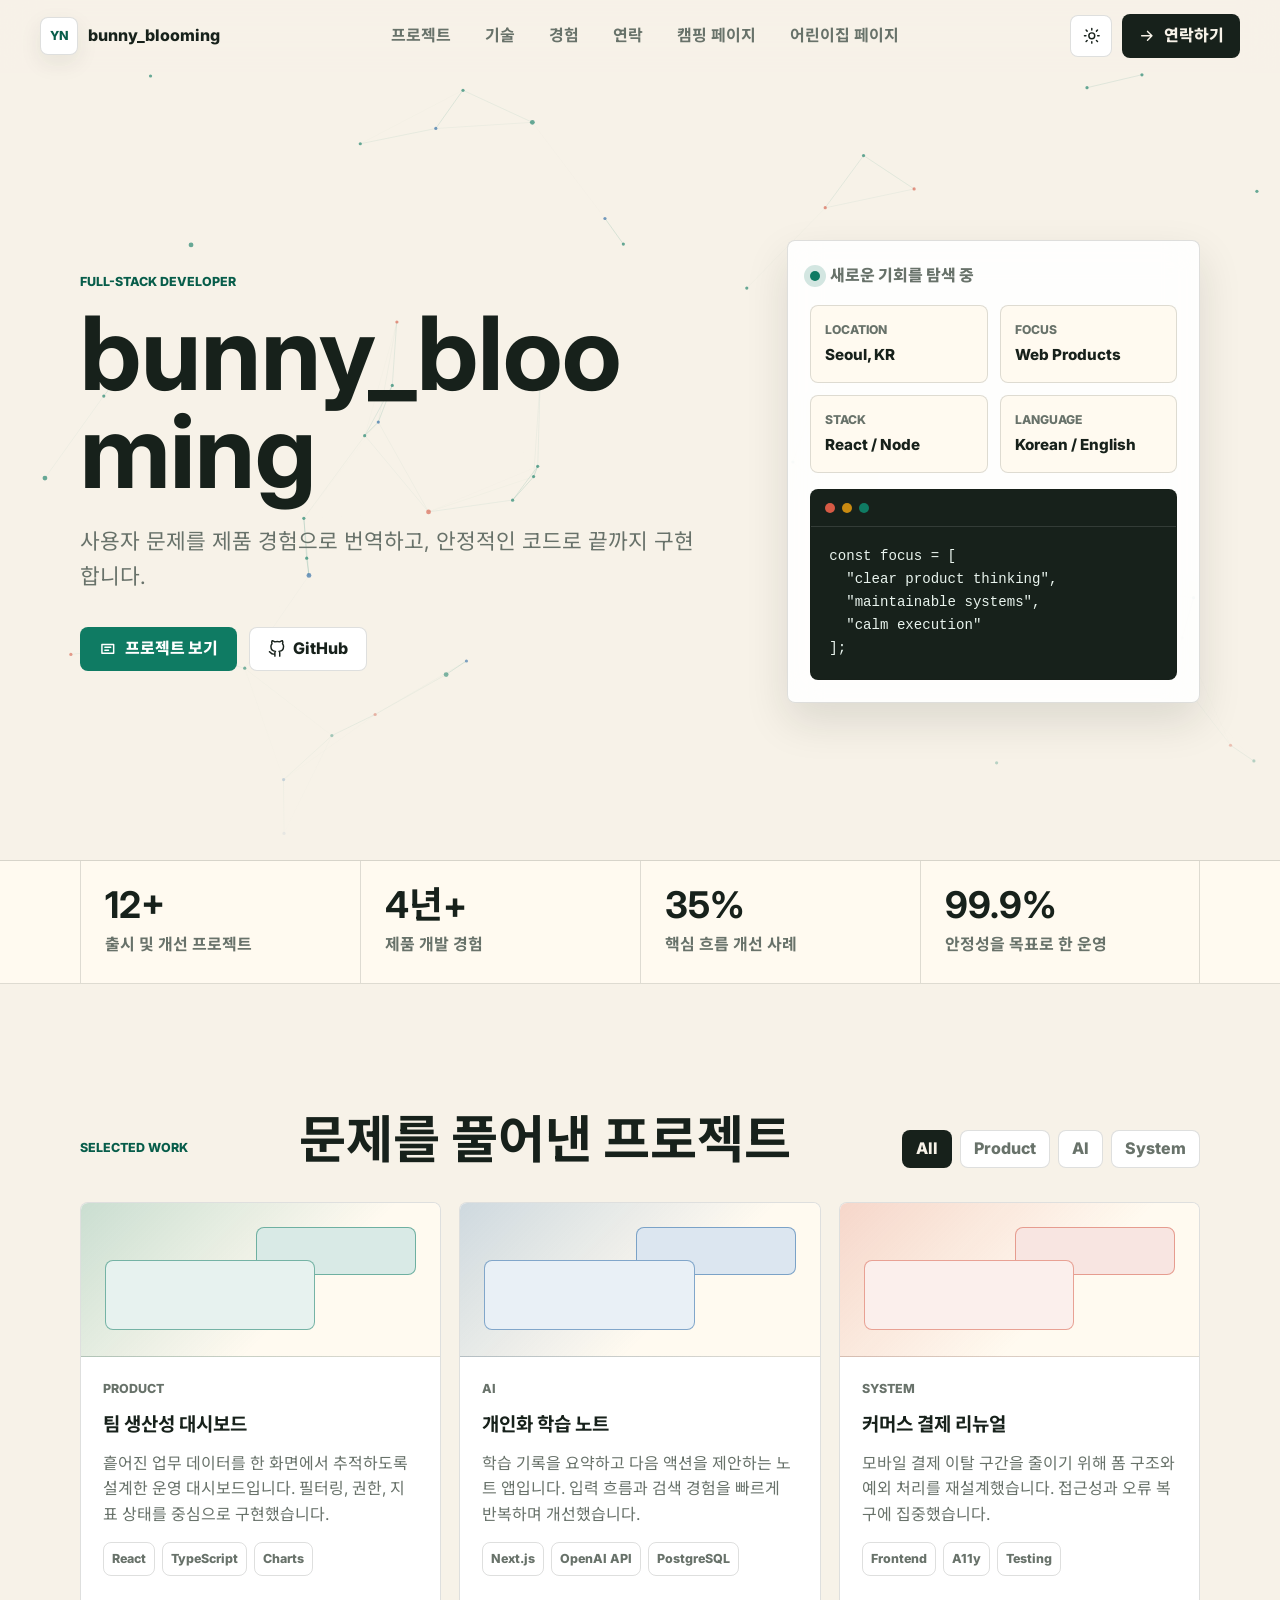
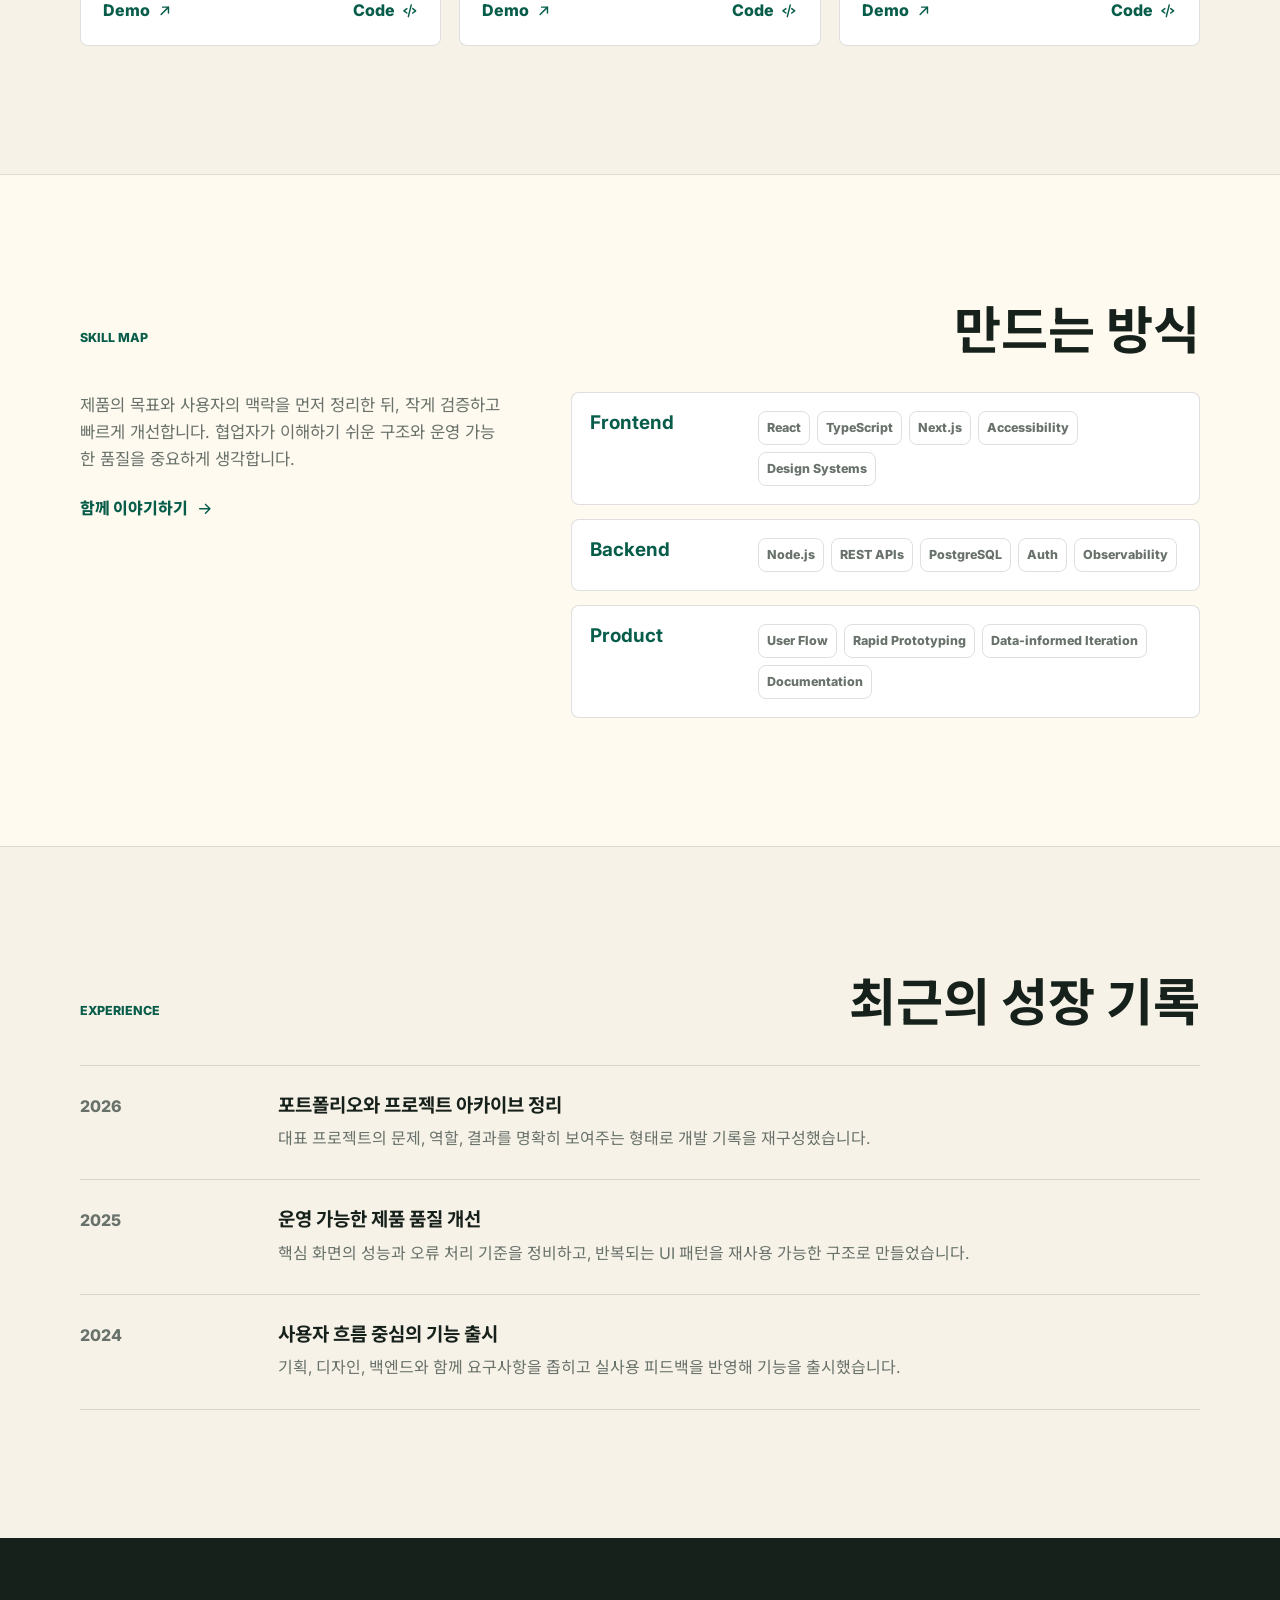
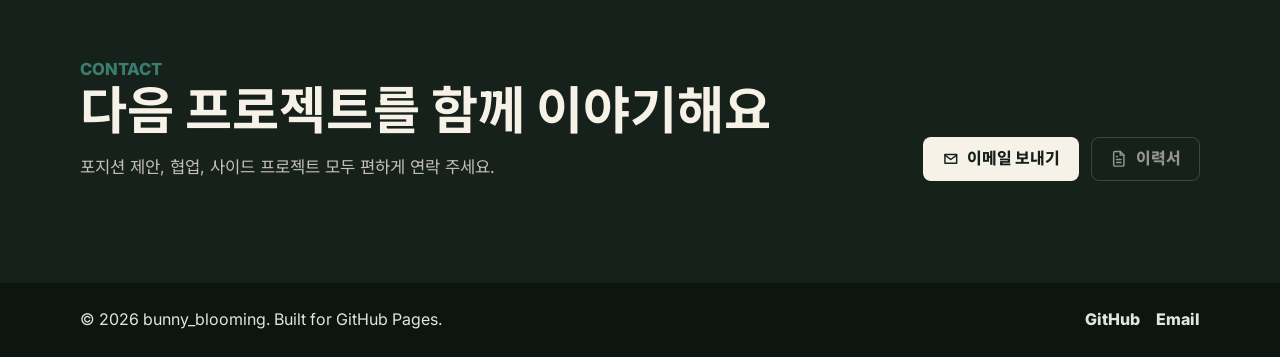
<file: index.html>
<!doctype html>
<html lang="ko">
  <head>
    <meta charset="utf-8" />
    <meta name="viewport" content="width=device-width, initial-scale=1" />
    <meta
      name="description"
      content="GitHub Pages로 배포하는 개발자 포트폴리오 사이트입니다."
    />
    <meta name="theme-color" content="#f7f2e8" />
    <title>YOUR NAME | Developer Portfolio</title>
    <link rel="preconnect" href="https://fonts.googleapis.com" />
    <link rel="preconnect" href="https://fonts.gstatic.com" crossorigin />
    <link
      href="https://fonts.googleapis.com/css2?family=Inter:wght@500;600;700;800&family=Noto+Sans+KR:wght@400;500;700;800&display=swap"
      rel="stylesheet"
    />
    <link rel="stylesheet" href="styles.css" />
  </head>
  <body>
    <a class="skip-link" href="#main">본문으로 이동</a>

    <header class="site-header" data-elevated="false">
      <nav class="nav" aria-label="주요 메뉴">
        <a class="brand" href="#top" aria-label="홈으로 이동">
          <span class="brand-mark" aria-hidden="true">YN</span>
          <span class="brand-text">YOUR NAME</span>
        </a>

        <button
          class="icon-button nav-toggle"
          type="button"
          aria-label="메뉴 열기"
          aria-expanded="false"
          aria-controls="navLinks"
        >
          <svg viewBox="0 0 24 24" aria-hidden="true">
            <path d="M4 7h16M4 12h16M4 17h16" />
          </svg>
        </button>

        <div class="nav-links" id="navLinks">
          <a href="#work">프로젝트</a>
          <a href="#skills">기술</a>
          <a href="#story">경험</a>
          <a href="#contact">연락</a>
          <a href="camping.html">캠핑 페이지</a>
          <a href="daycare.html">어린이집 페이지</a>
        </div>

        <div class="nav-actions">
          <button class="icon-button" type="button" id="themeToggle" aria-label="테마 전환">
            <svg class="sun-icon" viewBox="0 0 24 24" aria-hidden="true">
              <path d="M12 4V2m0 20v-2m8-8h2M2 12h2m14.36-6.36 1.42-1.42M4.22 19.78l1.42-1.42m0-12.72L4.22 4.22m15.56 15.56-1.42-1.42" />
              <circle cx="12" cy="12" r="4" />
            </svg>
            <svg class="moon-icon" viewBox="0 0 24 24" aria-hidden="true">
              <path d="M21 12.8A8.5 8.5 0 1 1 11.2 3 6.6 6.6 0 0 0 21 12.8Z" />
            </svg>
          </button>
          <a class="primary-link" href="#contact">
            <svg viewBox="0 0 24 24" aria-hidden="true">
              <path d="M5 12h14m-6-6 6 6-6 6" />
            </svg>
            연락하기
          </a>
        </div>
      </nav>
    </header>

    <main id="main">
      <section class="hero" id="top" aria-labelledby="heroTitle">
        <canvas class="hero-canvas" id="heroCanvas" aria-hidden="true"></canvas>
        <div class="hero-grid section-shell">
          <div class="hero-copy">
            <p class="eyebrow" id="profileRole">Full-stack Developer</p>
            <h1 id="heroTitle">YOUR NAME</h1>
            <p class="hero-lede" id="profileTagline">
              사용자 문제를 제품 경험으로 번역하고, 안정적인 코드로 끝까지 구현합니다.
            </p>
            <div class="hero-actions">
              <a class="button button-primary" href="#work">
                <svg viewBox="0 0 24 24" aria-hidden="true">
                  <path d="M4 6h16v12H4zM8 10h8M8 14h5" />
                </svg>
                프로젝트 보기
              </a>
              <a class="button button-secondary" id="githubLink" href="https://github.com/" target="_blank" rel="noreferrer">
                <svg viewBox="0 0 24 24" aria-hidden="true">
                  <path d="M9 19c-5 1.5-5-2.5-7-3m14 6v-3.9a3.4 3.4 0 0 0-.9-2.6c3-.3 6.1-1.5 6.1-6.7A5.2 5.2 0 0 0 19.8 5 4.8 4.8 0 0 0 19.7 1S18.6.7 16 2.5a12.8 12.8 0 0 0-6.7 0C6.7.7 5.6 1 5.6 1a4.8 4.8 0 0 0-.1 4A5.2 5.2 0 0 0 4 8.8c0 5.2 3.2 6.4 6.2 6.7a3 3 0 0 0-.8 1.9V22" />
                </svg>
                GitHub
              </a>
            </div>
          </div>

          <aside class="signal-panel" aria-label="프로필 요약">
            <div class="availability">
              <span class="status-dot" aria-hidden="true"></span>
              <span id="profileStatus">새로운 기회를 탐색 중</span>
            </div>
            <dl class="quick-facts" id="quickFacts"></dl>
            <div class="code-window" aria-label="작업 방식">
              <div class="window-dots" aria-hidden="true">
                <span></span>
                <span></span>
                <span></span>
              </div>
              <pre><code>const focus = [
  "clear product thinking",
  "maintainable systems",
  "calm execution"
];</code></pre>
            </div>
          </aside>
        </div>
      </section>

      <section class="metrics-band" aria-label="주요 지표">
        <div class="section-shell metrics-grid" id="metricsGrid"></div>
      </section>

      <section class="section-shell section-block" id="work" aria-labelledby="workTitle">
        <div class="section-heading">
          <p class="eyebrow">Selected Work</p>
          <h2 id="workTitle">문제를 풀어낸 프로젝트</h2>
          <div class="filter-group" id="projectFilters" aria-label="프로젝트 필터"></div>
        </div>
        <div class="project-grid" id="projectGrid"></div>
      </section>

      <section class="skills-section" id="skills" aria-labelledby="skillsTitle">
        <div class="section-shell section-block">
          <div class="section-heading">
            <p class="eyebrow">Skill Map</p>
            <h2 id="skillsTitle">만드는 방식</h2>
          </div>
          <div class="skill-layout">
            <div class="skill-copy">
              <p id="profileIntro">
                제품의 목표와 사용자의 맥락을 먼저 정리한 뒤, 작게 검증하고 빠르게 개선합니다.
                협업자가 이해하기 쉬운 구조와 운영 가능한 품질을 중요하게 생각합니다.
              </p>
              <a class="text-link" href="#contact">
                함께 이야기하기
                <svg viewBox="0 0 24 24" aria-hidden="true">
                  <path d="M5 12h14m-6-6 6 6-6 6" />
                </svg>
              </a>
            </div>
            <div class="skill-groups" id="skillGroups"></div>
          </div>
        </div>
      </section>

      <section class="section-shell section-block" id="story" aria-labelledby="storyTitle">
        <div class="section-heading">
          <p class="eyebrow">Experience</p>
          <h2 id="storyTitle">최근의 성장 기록</h2>
        </div>
        <div class="timeline" id="timeline"></div>
      </section>

      <section class="contact-section" id="contact" aria-labelledby="contactTitle">
        <div class="section-shell contact-grid">
          <div>
            <p class="eyebrow">Contact</p>
            <h2 id="contactTitle">다음 프로젝트를 함께 이야기해요</h2>
            <p id="contactCopy">
              포지션 제안, 협업, 사이드 프로젝트 모두 편하게 연락 주세요.
            </p>
          </div>
          <div class="contact-actions">
            <a class="button button-primary" id="emailLink" href="mailto:hello@example.com">
              <svg viewBox="0 0 24 24" aria-hidden="true">
                <path d="M4 6h16v12H4z" />
                <path d="m4 7 8 6 8-6" />
              </svg>
              이메일 보내기
            </a>
            <a class="button button-secondary" id="resumeLink" href="#" aria-disabled="true">
              <svg viewBox="0 0 24 24" aria-hidden="true">
                <path d="M14 2H7a2 2 0 0 0-2 2v16a2 2 0 0 0 2 2h10a2 2 0 0 0 2-2V7z" />
                <path d="M14 2v5h5M9 13h6M9 17h6M9 9h1" />
              </svg>
              이력서
            </a>
          </div>
        </div>
      </section>
    </main>

    <footer class="site-footer">
      <div class="section-shell footer-grid">
        <p>© <span id="year"></span> <span id="footerName">YOUR NAME</span>. Built for GitHub Pages.</p>
        <div class="footer-links">
          <a id="footerGithub" href="https://github.com/" target="_blank" rel="noreferrer">GitHub</a>
          <a id="footerEmail" href="mailto:hello@example.com">Email</a>
        </div>
      </div>
    </footer>

    <script src="script.js" defer></script>
  </body>
</html>
</file>
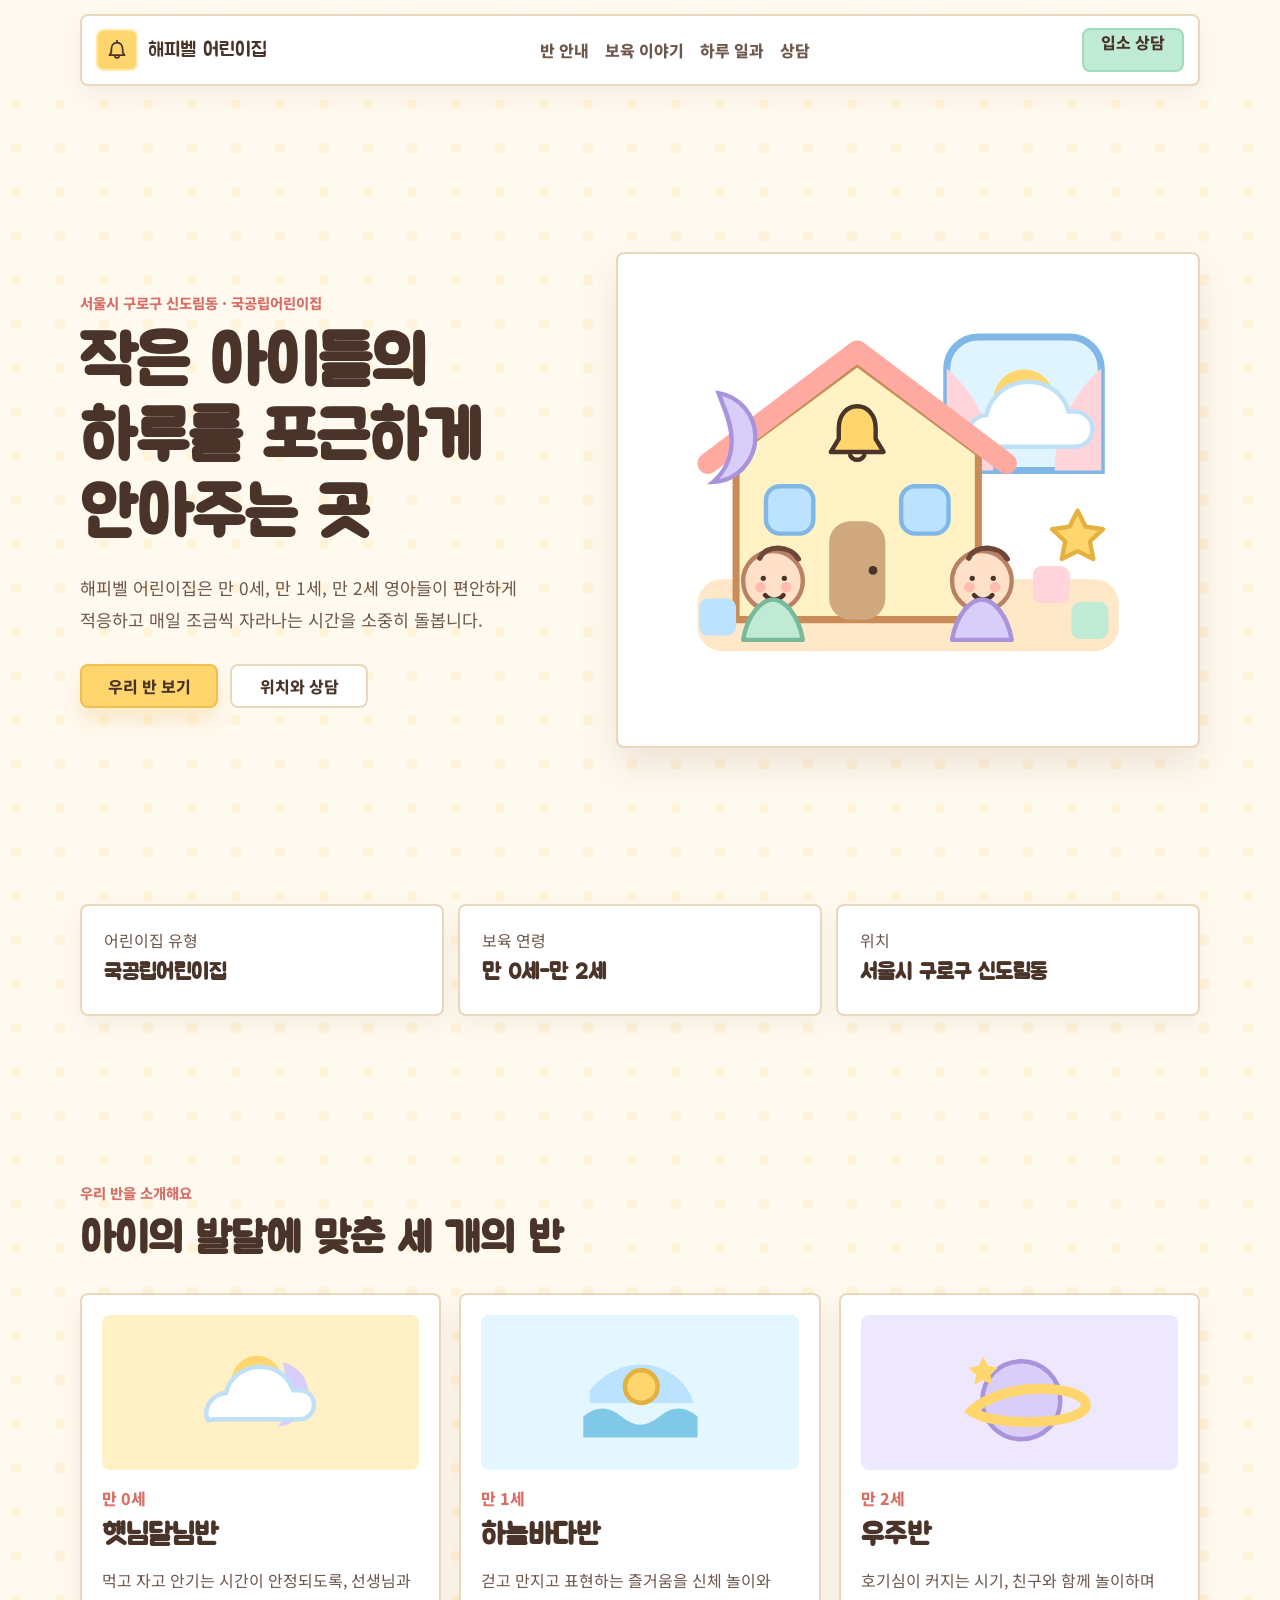
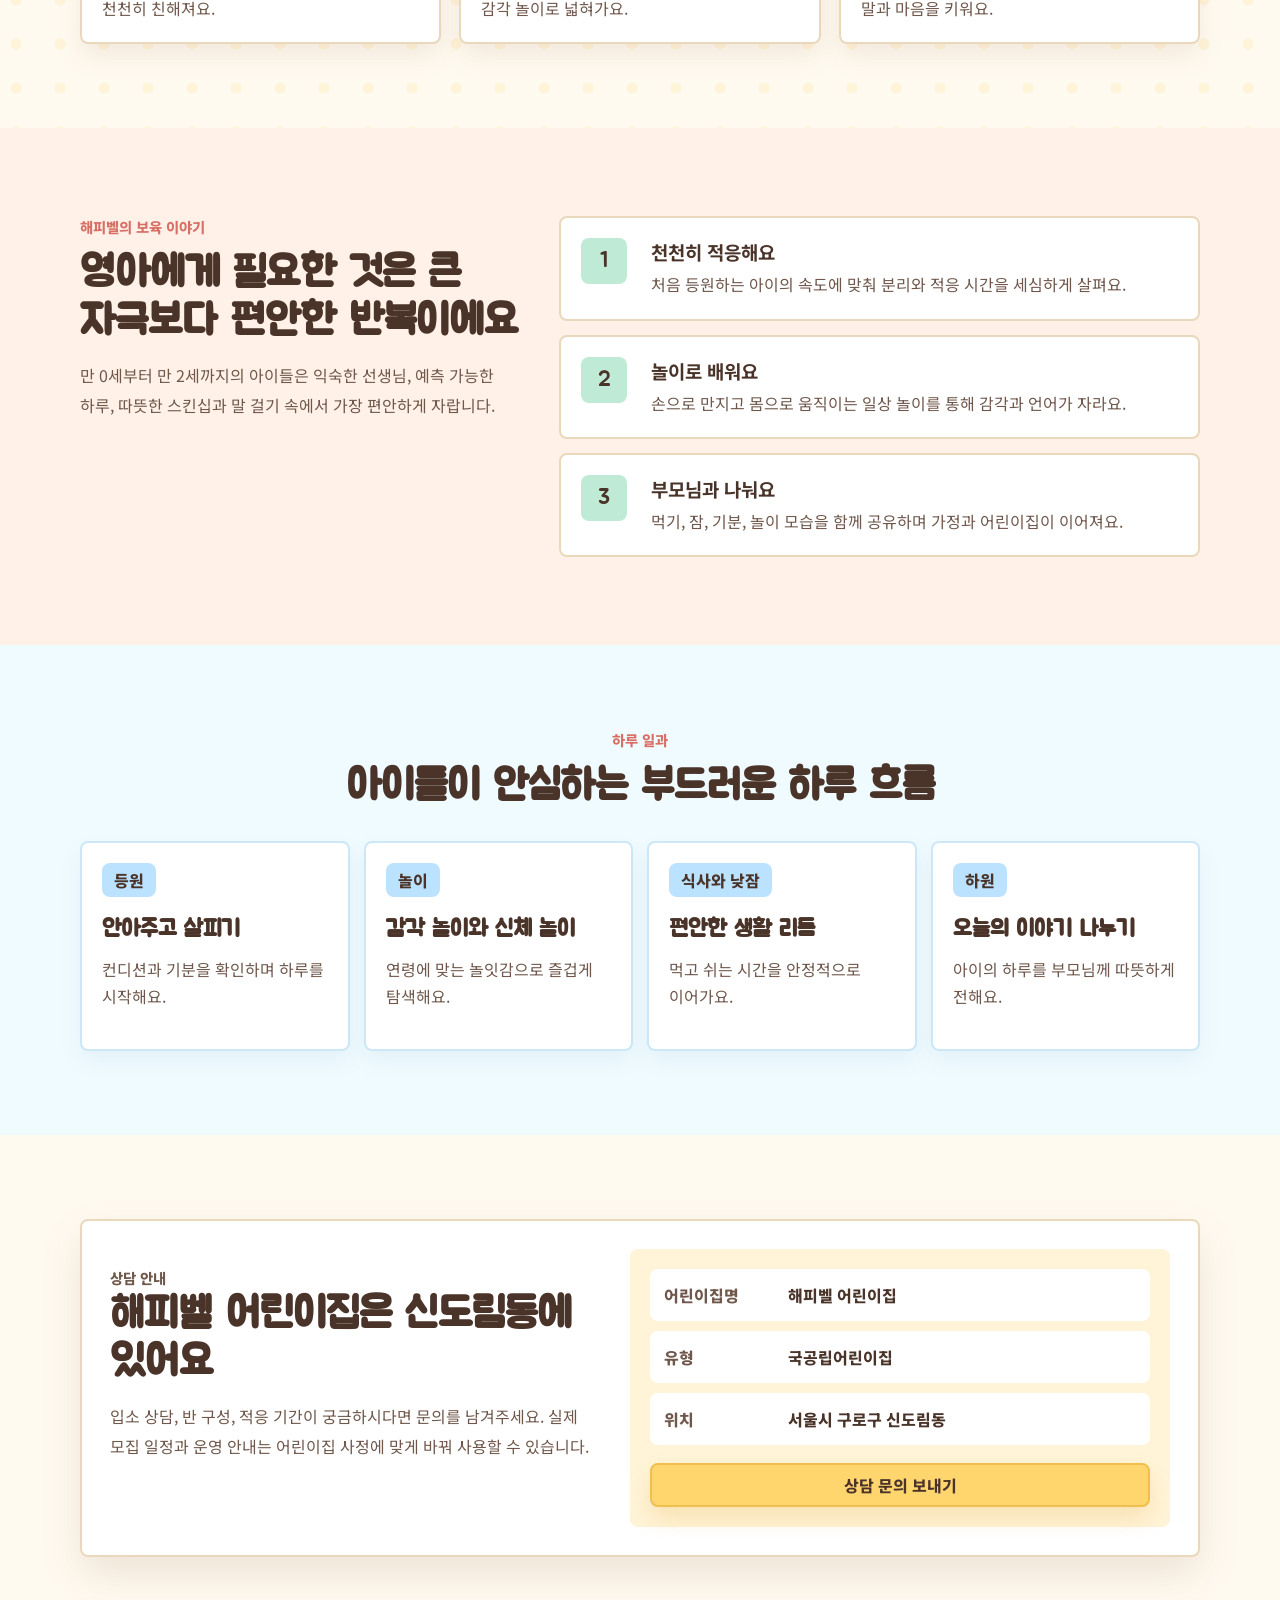
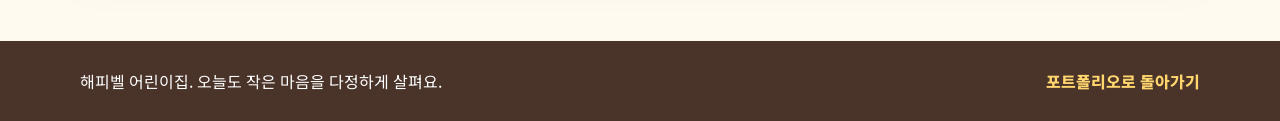
<file: daycare.html>
<!doctype html>
<html lang="ko">
  <head>
    <meta charset="utf-8" />
    <meta name="viewport" content="width=device-width, initial-scale=1" />
    <meta
      name="description"
      content="서울시 구로구 신도림동 국공립 해피벨 어린이집 소개 페이지입니다."
    />
    <meta name="theme-color" content="#fff6da" />
    <title>해피벨 어린이집 | 신도림동 국공립어린이집</title>
    <link rel="preconnect" href="https://fonts.googleapis.com" />
    <link rel="preconnect" href="https://fonts.gstatic.com" crossorigin />
    <link
      href="https://fonts.googleapis.com/css2?family=Jua&family=Noto+Sans+KR:wght@400;500;700;800&display=swap"
      rel="stylesheet"
    />
    <link rel="stylesheet" href="daycare.css" />
  </head>
  <body>
    <header class="site-header">
      <nav class="nav" aria-label="해피벨 어린이집 메뉴">
        <a class="brand" href="#top" aria-label="해피벨 어린이집 홈">
          <span class="brand-icon" aria-hidden="true">
            <svg viewBox="0 0 32 32">
              <path d="M9 15.5c0-5 2.8-8.5 7-8.5s7 3.5 7 8.5v3.2l2.2 3.7H6.8L9 18.7v-3.2Z" />
              <path d="M13.5 24.1a2.7 2.7 0 0 0 5 0" />
              <path d="M16 4.5v2.2" />
            </svg>
          </span>
          <span>해피벨 어린이집</span>
        </a>
        <div class="nav-links">
          <a href="#classes">반 안내</a>
          <a href="#care">보육 이야기</a>
          <a href="#day">하루 일과</a>
          <a href="#contact">상담</a>
        </div>
        <a class="nav-cta" href="#contact">입소 상담</a>
      </nav>
    </header>

    <main id="top">
      <section class="hero" aria-labelledby="heroTitle">
        <div class="hero-copy">
          <p class="eyebrow">서울시 구로구 신도림동 · 국공립어린이집</p>
          <h1 id="heroTitle">작은 아이들의 하루를 포근하게 안아주는 곳</h1>
          <p>
            해피벨 어린이집은 만 0세, 만 1세, 만 2세 영아들이 편안하게 적응하고
            매일 조금씩 자라나는 시간을 소중히 돌봅니다.
          </p>
          <div class="hero-actions">
            <a class="button button-primary" href="#classes">우리 반 보기</a>
            <a class="button button-secondary" href="#contact">위치와 상담</a>
          </div>
        </div>

        <div class="hero-illustration" aria-label="해피벨 어린이집 일러스트">
          <svg viewBox="0 0 620 520" role="img">
            <title>해피벨 어린이집의 귀여운 교실 일러스트</title>
            <rect class="room-floor" x="70" y="350" width="480" height="82" rx="28" />
            <path class="window" d="M390 74h104c20 0 36 16 36 36v116H354V110c0-20 16-36 36-36Z" />
            <path class="curtain" d="M354 110c32 28 53 67 53 116h-53V110Z" />
            <path class="curtain" d="M530 110c-32 28-53 67-53 116h53V110Z" />
            <circle class="sun" cx="442" cy="146" r="35" />
            <path class="cloud" d="M414 199h86c11 0 20-9 20-20s-9-20-20-20h-7c-6-20-24-34-46-34-24 0-43 16-48 38-12 1-22 11-22 24 0 7 3 12 8 16 7-3 16-4 29-4Z" />

            <path class="house" d="M114 206 252 104l138 102v190H114V206Z" />
            <path class="roof" d="M82 218 252 90l170 128" />
            <rect class="door" x="220" y="284" width="64" height="112" rx="24" />
            <circle class="door-dot" cx="270" cy="340" r="5" />
            <rect class="class-window" x="148" y="244" width="54" height="54" rx="16" />
            <rect class="class-window" x="302" y="244" width="54" height="54" rx="16" />
            <path class="bell" d="M231 178c0-15 9-25 21-25s21 10 21 25v12l9 15h-60l9-15v-12Z" />
            <path class="bell-line" d="M244 209a9 9 0 0 0 16 0" />

            <g class="baby baby-one">
              <circle class="face" cx="156" cy="352" r="34" />
              <path class="hair" d="M141 326c7-16 35-15 44 1" />
              <circle class="cheek" cx="142" cy="359" r="6" />
              <circle class="cheek" cx="171" cy="359" r="6" />
              <path class="smile" d="M147 368c6 7 15 7 21 0" />
              <circle class="eye" cx="145" cy="349" r="3" />
              <circle class="eye" cx="169" cy="349" r="3" />
              <path class="body" d="M122 419c5-30 22-46 34-46s29 16 34 46H122Z" />
            </g>

            <g class="baby baby-two">
              <circle class="face" cx="394" cy="352" r="34" />
              <path class="hair" d="M379 326c7-16 35-15 44 1" />
              <circle class="cheek" cx="380" cy="359" r="6" />
              <circle class="cheek" cx="409" cy="359" r="6" />
              <path class="smile" d="M385 368c6 7 15 7 21 0" />
              <circle class="eye" cx="383" cy="349" r="3" />
              <circle class="eye" cx="407" cy="349" r="3" />
              <path class="body" d="M360 419c5-30 22-46 34-46s29 16 34 46H360Z" />
            </g>

            <rect class="block block-a" x="452" y="335" width="42" height="42" rx="10" />
            <rect class="block block-b" x="496" y="376" width="42" height="42" rx="10" />
            <rect class="block block-c" x="72" y="372" width="42" height="42" rx="10" />
            <path class="star" d="m503 272 9 18 20 3-15 14 4 20-18-9-18 9 4-20-15-14 20-3 9-18Z" />
            <path class="moon" d="M94 138c24 4 42 25 42 50 0 27-21 50-48 51 13-11 21-28 21-47 0-22-11-42-15-54Z" />
          </svg>
        </div>
      </section>

      <section class="info-strip" aria-label="해피벨 어린이집 기본 정보">
        <div>
          <span>어린이집 유형</span>
          <strong>국공립어린이집</strong>
        </div>
        <div>
          <span>보육 연령</span>
          <strong>만 0세-만 2세</strong>
        </div>
        <div>
          <span>위치</span>
          <strong>서울시 구로구 신도림동</strong>
        </div>
      </section>

      <section class="section-shell classes-section" id="classes" aria-labelledby="classesTitle">
        <div class="section-heading">
          <p class="eyebrow">우리 반을 소개해요</p>
          <h2 id="classesTitle">아이의 발달에 맞춘 세 개의 반</h2>
        </div>
        <div class="class-grid">
          <article class="class-card sun-card">
            <div class="class-picture" aria-hidden="true">
              <svg viewBox="0 0 160 130">
                <circle class="pic-sun" cx="76" cy="52" r="28" />
                <path class="pic-moon" d="M105 31c16 4 28 18 28 35 0 19-15 35-34 36 8-8 13-20 13-32 0-15-7-29-7-39Z" />
                <path class="pic-cloud" d="M39 94h84c9 0 16-7 16-16s-7-16-16-16h-7c-5-15-19-26-36-26-19 0-34 12-38 29-12 1-22 11-22 23 0 3 1 5 2 7 4-1 9-1 17-1Z" />
              </svg>
            </div>
            <p>만 0세</p>
            <h3>햇님달님반</h3>
            <span>먹고 자고 안기는 시간이 안정되도록, 선생님과 천천히 친해져요.</span>
          </article>
          <article class="class-card sea-card">
            <div class="class-picture" aria-hidden="true">
              <svg viewBox="0 0 160 130">
                <path class="pic-sky" d="M25 62c18-22 47-34 74-26 20 6 35 21 41 40H25V62Z" />
                <path class="pic-wave" d="M18 91c14-12 28-12 42 0s28 12 42 0 28-12 42 0v23H18V91Z" />
                <circle class="pic-ball" cx="82" cy="58" r="18" />
              </svg>
            </div>
            <p>만 1세</p>
            <h3>하늘바다반</h3>
            <span>걷고 만지고 표현하는 즐거움을 신체 놀이와 감각 놀이로 넓혀가요.</span>
          </article>
          <article class="class-card space-card">
            <div class="class-picture" aria-hidden="true">
              <svg viewBox="0 0 160 130">
                <path class="pic-planet" d="M82 30c24 0 43 19 43 43s-19 43-43 43-43-19-43-43 19-43 43-43Z" />
                <path class="pic-ring" d="M27 85c16-16 52-28 91-24 20 2 33 8 35 16 2 11-22 19-56 20-31 1-60-4-70-12Z" />
                <path class="pic-star" d="m40 25 5 10 11 2-8 8 2 11-10-5-10 5 2-11-8-8 11-2 5-10Z" />
              </svg>
            </div>
            <p>만 2세</p>
            <h3>우주반</h3>
            <span>호기심이 커지는 시기, 친구와 함께 놀이하며 말과 마음을 키워요.</span>
          </article>
        </div>
      </section>

      <section class="care-section" id="care" aria-labelledby="careTitle">
        <div class="section-shell care-layout">
          <div class="section-heading">
            <p class="eyebrow">해피벨의 보육 이야기</p>
            <h2 id="careTitle">영아에게 필요한 것은 큰 자극보다 편안한 반복이에요</h2>
            <p>
              만 0세부터 만 2세까지의 아이들은 익숙한 선생님, 예측 가능한 하루,
              따뜻한 스킨십과 말 걸기 속에서 가장 편안하게 자랍니다.
            </p>
          </div>
          <div class="care-cards">
            <article>
              <span class="mini-icon">1</span>
              <h3>천천히 적응해요</h3>
              <p>처음 등원하는 아이의 속도에 맞춰 분리와 적응 시간을 세심하게 살펴요.</p>
            </article>
            <article>
              <span class="mini-icon">2</span>
              <h3>놀이로 배워요</h3>
              <p>손으로 만지고 몸으로 움직이는 일상 놀이를 통해 감각과 언어가 자라요.</p>
            </article>
            <article>
              <span class="mini-icon">3</span>
              <h3>부모님과 나눠요</h3>
              <p>먹기, 잠, 기분, 놀이 모습을 함께 공유하며 가정과 어린이집이 이어져요.</p>
            </article>
          </div>
        </div>
      </section>

      <section class="day-section" id="day" aria-labelledby="dayTitle">
        <div class="section-shell">
          <div class="section-heading center">
            <p class="eyebrow">하루 일과</p>
            <h2 id="dayTitle">아이들이 안심하는 부드러운 하루 흐름</h2>
          </div>
          <div class="day-grid">
            <div>
              <span>등원</span>
              <strong>안아주고 살피기</strong>
              <p>컨디션과 기분을 확인하며 하루를 시작해요.</p>
            </div>
            <div>
              <span>놀이</span>
              <strong>감각 놀이와 신체 놀이</strong>
              <p>연령에 맞는 놀잇감으로 즐겁게 탐색해요.</p>
            </div>
            <div>
              <span>식사와 낮잠</span>
              <strong>편안한 생활 리듬</strong>
              <p>먹고 쉬는 시간을 안정적으로 이어가요.</p>
            </div>
            <div>
              <span>하원</span>
              <strong>오늘의 이야기 나누기</strong>
              <p>아이의 하루를 부모님께 따뜻하게 전해요.</p>
            </div>
          </div>
        </div>
      </section>

      <section class="contact-section" id="contact" aria-labelledby="contactTitle">
        <div class="section-shell contact-box">
          <div>
            <p class="eyebrow">상담 안내</p>
            <h2 id="contactTitle">해피벨 어린이집은 신도림동에 있어요</h2>
            <p>
              입소 상담, 반 구성, 적응 기간이 궁금하시다면 문의를 남겨주세요.
              실제 모집 일정과 운영 안내는 어린이집 사정에 맞게 바꿔 사용할 수 있습니다.
            </p>
          </div>
          <div class="contact-card">
            <dl>
              <div>
                <dt>어린이집명</dt>
                <dd>해피벨 어린이집</dd>
              </div>
              <div>
                <dt>유형</dt>
                <dd>국공립어린이집</dd>
              </div>
              <div>
                <dt>위치</dt>
                <dd>서울시 구로구 신도림동</dd>
              </div>
            </dl>
            <a class="button button-primary" href="mailto:youhe81@naver.com?subject=해피벨 어린이집 입소 상담 문의">
              상담 문의 보내기
            </a>
          </div>
        </div>
      </section>
    </main>

    <footer class="site-footer">
      <div class="section-shell footer-inner">
        <p>해피벨 어린이집. 오늘도 작은 마음을 다정하게 살펴요.</p>
        <a href="index.html">포트폴리오로 돌아가기</a>
      </div>
    </footer>
  </body>
</html>
</file>
<file: styles.css>
:root {
  color-scheme: light;
  --bg: #f7f2e8;
  --surface: #fffaf0;
  --surface-strong: #ffffff;
  --ink: #17211b;
  --muted: #68726a;
  --line: rgba(23, 33, 27, 0.14);
  --accent: #0f7b63;
  --accent-strong: #075d4a;
  --coral: #d65a45;
  --gold: #c98a11;
  --blue: #2364a3;
  --shadow: 0 18px 44px rgba(23, 33, 27, 0.12);
  --radius: 8px;
  --header-height: 72px;
  --font-sans: "Inter", "Noto Sans KR", system-ui, -apple-system, BlinkMacSystemFont, "Segoe UI", sans-serif;
}

:root[data-theme="dark"] {
  color-scheme: dark;
  --bg: #111512;
  --surface: #171d19;
  --surface-strong: #1f2721;
  --ink: #edf5ee;
  --muted: #a9b6ad;
  --line: rgba(237, 245, 238, 0.16);
  --accent: #47c09f;
  --accent-strong: #74d9bd;
  --coral: #ff8b75;
  --gold: #e4b34b;
  --blue: #7bb5ec;
  --shadow: 0 18px 44px rgba(0, 0, 0, 0.34);
}

* {
  box-sizing: border-box;
}

html {
  scroll-behavior: smooth;
}

body {
  min-width: 320px;
  margin: 0;
  background: var(--bg);
  color: var(--ink);
  font-family: var(--font-sans);
  font-size: 16px;
  line-height: 1.6;
  text-rendering: optimizeLegibility;
}

body.nav-open {
  overflow: hidden;
}

a {
  color: inherit;
  text-decoration: none;
}

button,
input {
  font: inherit;
}

svg {
  width: 1.1em;
  height: 1.1em;
  fill: none;
  stroke: currentColor;
  stroke-linecap: round;
  stroke-linejoin: round;
  stroke-width: 2;
}

.skip-link {
  position: fixed;
  top: 12px;
  left: 12px;
  z-index: 100;
  transform: translateY(-140%);
  background: var(--ink);
  color: var(--bg);
  padding: 10px 14px;
  border-radius: var(--radius);
}

.skip-link:focus {
  transform: translateY(0);
}

.section-shell {
  width: min(1120px, calc(100% - 40px));
  margin: 0 auto;
}

.site-header {
  position: sticky;
  top: 0;
  z-index: 20;
  background: color-mix(in srgb, var(--bg) 86%, transparent);
  border-bottom: 1px solid transparent;
  backdrop-filter: blur(18px);
}

.site-header[data-elevated="true"] {
  border-bottom-color: var(--line);
}

.nav {
  display: grid;
  grid-template-columns: auto 1fr auto;
  align-items: center;
  gap: 18px;
  width: min(1200px, calc(100% - 40px));
  min-height: var(--header-height);
  margin: 0 auto;
}

.brand {
  display: inline-flex;
  align-items: center;
  gap: 10px;
  font-weight: 800;
}

.brand-mark {
  display: grid;
  width: 38px;
  height: 38px;
  place-items: center;
  border: 1px solid var(--line);
  border-radius: var(--radius);
  background: var(--surface-strong);
  color: var(--accent-strong);
  box-shadow: 0 8px 22px rgba(23, 33, 27, 0.08);
  font-size: 0.78rem;
}

.brand-text {
  white-space: nowrap;
}

.nav-links {
  display: flex;
  align-items: center;
  justify-content: center;
  gap: 10px;
}

.nav-links a {
  padding: 10px 12px;
  border-radius: var(--radius);
  color: var(--muted);
  font-weight: 700;
}

.nav-links a:hover,
.nav-links a:focus-visible {
  background: var(--surface);
  color: var(--ink);
}

.nav-actions {
  display: inline-flex;
  align-items: center;
  justify-content: flex-end;
  gap: 10px;
}

.icon-button,
.primary-link,
.button,
.filter-button,
.text-link {
  transition: transform 180ms ease, border-color 180ms ease, background-color 180ms ease, color 180ms ease;
}

.icon-button {
  display: inline-grid;
  width: 42px;
  height: 42px;
  place-items: center;
  border: 1px solid var(--line);
  border-radius: var(--radius);
  background: var(--surface-strong);
  color: var(--ink);
  cursor: pointer;
}

.icon-button:hover,
.button:hover,
.primary-link:hover,
.filter-button:hover,
.text-link:hover {
  transform: translateY(-1px);
}

.moon-icon,
:root[data-theme="dark"] .sun-icon {
  display: none;
}

:root[data-theme="dark"] .moon-icon {
  display: block;
}

.nav-toggle {
  display: none;
}

.primary-link,
.button {
  display: inline-flex;
  align-items: center;
  justify-content: center;
  min-height: 44px;
  gap: 8px;
  border-radius: var(--radius);
  font-weight: 800;
}

.primary-link {
  padding: 0 16px;
  background: var(--ink);
  color: var(--bg);
}

.button {
  padding: 0 18px;
  border: 1px solid transparent;
}

.button-primary {
  background: var(--accent);
  color: #ffffff;
}

.button-secondary {
  border-color: var(--line);
  background: var(--surface-strong);
  color: var(--ink);
}

.hero {
  position: relative;
  display: flex;
  align-items: center;
  min-height: calc(100svh - 112px);
  overflow: hidden;
  border-bottom: 1px solid var(--line);
}

.hero-canvas {
  position: absolute;
  inset: 0;
  width: 100%;
  height: 100%;
}

.hero::after {
  position: absolute;
  inset: auto 0 0;
  height: 28%;
  content: "";
  pointer-events: none;
  background: linear-gradient(to bottom, transparent, var(--bg));
}

.hero-grid {
  position: relative;
  z-index: 1;
  display: grid;
  grid-template-columns: minmax(0, 1.1fr) minmax(320px, 0.72fr);
  align-items: center;
  gap: clamp(32px, 6vw, 82px);
  padding: 74px 0 64px;
}

.eyebrow {
  margin: 0 0 12px;
  color: var(--accent-strong);
  font-size: 0.78rem;
  font-weight: 800;
  text-transform: uppercase;
}

h1,
h2,
h3,
p {
  overflow-wrap: anywhere;
}

h1 {
  max-width: 11ch;
  margin: 0;
  font-size: clamp(3.1rem, 8vw, 7rem);
  line-height: 0.96;
  letter-spacing: 0;
}

h2 {
  max-width: 720px;
  margin: 0;
  font-size: clamp(2rem, 4vw, 3.5rem);
  line-height: 1.08;
  letter-spacing: 0;
}

h3 {
  margin: 0;
  font-size: 1.18rem;
  line-height: 1.28;
  letter-spacing: 0;
}

.hero-lede {
  max-width: 670px;
  margin: 24px 0 0;
  color: var(--muted);
  font-size: clamp(1.05rem, 2vw, 1.34rem);
}

.hero-actions {
  display: flex;
  flex-wrap: wrap;
  gap: 12px;
  margin-top: 34px;
}

.signal-panel {
  display: grid;
  gap: 16px;
  align-self: stretch;
  padding: 22px;
  border: 1px solid var(--line);
  border-radius: var(--radius);
  background: color-mix(in srgb, var(--surface-strong) 88%, transparent);
  box-shadow: var(--shadow);
  backdrop-filter: blur(16px);
}

.availability {
  display: flex;
  align-items: center;
  gap: 10px;
  color: var(--muted);
  font-weight: 800;
}

.status-dot {
  width: 10px;
  height: 10px;
  border-radius: 999px;
  background: var(--accent);
  box-shadow: 0 0 0 6px color-mix(in srgb, var(--accent) 18%, transparent);
}

.quick-facts {
  display: grid;
  grid-template-columns: repeat(2, minmax(0, 1fr));
  gap: 12px;
  margin: 0;
}

.quick-facts div {
  min-width: 0;
  padding: 14px;
  border: 1px solid var(--line);
  border-radius: var(--radius);
  background: var(--surface);
}

.quick-facts dt {
  margin: 0 0 4px;
  color: var(--muted);
  font-size: 0.76rem;
  font-weight: 800;
  text-transform: uppercase;
}

.quick-facts dd {
  margin: 0;
  font-size: 0.95rem;
  font-weight: 800;
}

.code-window {
  min-width: 0;
  border: 1px solid var(--line);
  border-radius: var(--radius);
  background: #17211b;
  color: #e9f4ee;
  overflow: hidden;
}

.window-dots {
  display: flex;
  gap: 7px;
  padding: 13px 14px;
  border-bottom: 1px solid rgba(255, 255, 255, 0.12);
}

.window-dots span {
  width: 10px;
  height: 10px;
  border-radius: 50%;
}

.window-dots span:nth-child(1) {
  background: var(--coral);
}

.window-dots span:nth-child(2) {
  background: var(--gold);
}

.window-dots span:nth-child(3) {
  background: var(--accent);
}

pre {
  margin: 0;
  padding: 18px;
  overflow-x: auto;
  font-size: 0.88rem;
  line-height: 1.65;
}

.metrics-band {
  border-bottom: 1px solid var(--line);
  background: var(--surface);
}

.metrics-grid {
  display: grid;
  grid-template-columns: repeat(4, minmax(0, 1fr));
}

.metric {
  min-width: 0;
  padding: 26px 24px;
  border-left: 1px solid var(--line);
}

.metric:last-child {
  border-right: 1px solid var(--line);
}

.metric strong {
  display: block;
  color: var(--ink);
  font-size: clamp(1.6rem, 3vw, 2.3rem);
  line-height: 1;
}

.metric span {
  display: block;
  margin-top: 8px;
  color: var(--muted);
  font-weight: 700;
}

.section-block {
  padding: clamp(76px, 10vw, 132px) 0;
}

.section-heading {
  display: flex;
  align-items: end;
  justify-content: space-between;
  gap: 24px;
  margin-bottom: 34px;
}

.section-heading .eyebrow {
  margin-bottom: 10px;
}

.filter-group {
  display: flex;
  flex-wrap: wrap;
  justify-content: flex-end;
  gap: 8px;
}

.filter-button {
  min-height: 38px;
  padding: 0 13px;
  border: 1px solid var(--line);
  border-radius: var(--radius);
  background: var(--surface-strong);
  color: var(--muted);
  font-weight: 800;
  cursor: pointer;
}

.filter-button[aria-pressed="true"] {
  border-color: transparent;
  background: var(--ink);
  color: var(--bg);
}

.project-grid {
  display: grid;
  grid-template-columns: repeat(3, minmax(0, 1fr));
  gap: 18px;
}

.project-card {
  display: grid;
  grid-template-rows: auto 1fr auto;
  min-height: 420px;
  border: 1px solid var(--line);
  border-radius: var(--radius);
  background: var(--surface-strong);
  overflow: hidden;
}

.project-visual {
  position: relative;
  min-height: 154px;
  background:
    linear-gradient(135deg, color-mix(in srgb, var(--visual) 22%, transparent), transparent 62%),
    var(--surface);
  border-bottom: 1px solid var(--line);
}

.project-visual::before,
.project-visual::after {
  position: absolute;
  content: "";
  border: 1px solid color-mix(in srgb, var(--visual) 52%, transparent);
  border-radius: var(--radius);
}

.project-visual::before {
  inset: 24px 24px auto auto;
  width: 44%;
  height: 46px;
  background: color-mix(in srgb, var(--visual) 16%, var(--surface-strong));
}

.project-visual::after {
  left: 24px;
  bottom: 26px;
  width: 58%;
  height: 68px;
  background: color-mix(in srgb, var(--visual) 10%, var(--surface-strong));
}

.project-card-content {
  display: grid;
  gap: 14px;
  padding: 22px;
}

.project-card p {
  margin: 0;
  color: var(--muted);
}

.tag-list {
  display: flex;
  flex-wrap: wrap;
  gap: 7px;
  margin: 0;
  padding: 0;
  list-style: none;
}

.tag-list li {
  padding: 6px 8px;
  border: 1px solid var(--line);
  border-radius: var(--radius);
  color: var(--muted);
  font-size: 0.78rem;
  font-weight: 800;
}

.project-card-footer {
  display: flex;
  justify-content: space-between;
  gap: 12px;
  padding: 0 22px 22px;
}

.project-card-footer a {
  display: inline-flex;
  align-items: center;
  gap: 6px;
  color: var(--accent-strong);
  font-weight: 800;
}

.skills-section {
  border-block: 1px solid var(--line);
  background: var(--surface);
}

.skill-layout {
  display: grid;
  grid-template-columns: minmax(260px, 0.68fr) minmax(0, 1fr);
  gap: clamp(28px, 5vw, 68px);
  align-items: start;
}

.skill-copy {
  position: sticky;
  top: calc(var(--header-height) + 24px);
}

.skill-copy p,
.contact-section p {
  margin: 0;
  color: var(--muted);
  font-size: 1.04rem;
}

.text-link {
  display: inline-flex;
  align-items: center;
  gap: 8px;
  margin-top: 24px;
  color: var(--accent-strong);
  font-weight: 800;
}

.skill-groups {
  display: grid;
  gap: 14px;
}

.skill-group {
  display: grid;
  grid-template-columns: 150px 1fr;
  gap: 18px;
  padding: 18px;
  border: 1px solid var(--line);
  border-radius: var(--radius);
  background: var(--surface-strong);
}

.skill-group h3 {
  color: var(--accent-strong);
}

.timeline {
  display: grid;
  gap: 0;
  border-top: 1px solid var(--line);
}

.timeline-item {
  display: grid;
  grid-template-columns: 170px 1fr;
  gap: 28px;
  padding: 28px 0;
  border-bottom: 1px solid var(--line);
}

.timeline-date {
  color: var(--muted);
  font-weight: 800;
}

.timeline-item p {
  max-width: 760px;
  margin: 8px 0 0;
  color: var(--muted);
}

.contact-section {
  padding: clamp(70px, 8vw, 108px) 0;
  background: var(--ink);
  color: var(--bg);
}

.contact-section .eyebrow {
  color: color-mix(in srgb, var(--accent-strong) 80%, white);
}

.contact-section p {
  max-width: 620px;
  margin-top: 16px;
  color: color-mix(in srgb, var(--bg) 76%, transparent);
}

.contact-grid {
  display: grid;
  grid-template-columns: minmax(0, 1fr) auto;
  gap: 32px;
  align-items: end;
}

.contact-actions {
  display: flex;
  flex-wrap: wrap;
  justify-content: flex-end;
  gap: 12px;
}

.contact-section .button-primary {
  background: var(--bg);
  color: var(--ink);
}

.contact-section .button-secondary {
  background: transparent;
  color: var(--bg);
  border-color: color-mix(in srgb, var(--bg) 32%, transparent);
}

.button[aria-disabled="true"] {
  pointer-events: none;
  opacity: 0.56;
}

.site-footer {
  padding: 24px 0;
  background: #0e1410;
  color: #dbe8df;
}

.footer-grid {
  display: flex;
  align-items: center;
  justify-content: space-between;
  gap: 20px;
}

.site-footer p {
  margin: 0;
}

.footer-links {
  display: flex;
  gap: 16px;
  font-weight: 800;
}

:focus-visible {
  outline: 3px solid color-mix(in srgb, var(--accent) 52%, transparent);
  outline-offset: 3px;
}

@media (max-width: 920px) {
  .nav {
    grid-template-columns: auto auto 1fr;
  }

  .nav-toggle {
    display: inline-grid;
  }

  .nav-links {
    position: fixed;
    top: var(--header-height);
    left: 20px;
    right: 20px;
    display: none;
    flex-direction: column;
    align-items: stretch;
    padding: 14px;
    border: 1px solid var(--line);
    border-radius: var(--radius);
    background: var(--surface-strong);
    box-shadow: var(--shadow);
  }

  .nav-links[data-open="true"] {
    display: flex;
  }

  .nav-actions {
    justify-self: end;
  }

  .primary-link {
    display: none;
  }

  .hero-grid,
  .skill-layout,
  .contact-grid {
    grid-template-columns: 1fr;
  }

  .hero {
    min-height: auto;
  }

  .hero-grid {
    padding-top: 54px;
  }

  .signal-panel {
    align-self: auto;
  }

  .metrics-grid,
  .project-grid {
    grid-template-columns: repeat(2, minmax(0, 1fr));
  }

  .section-heading {
    align-items: start;
    flex-direction: column;
  }

  .filter-group,
  .contact-actions {
    justify-content: flex-start;
  }

  .skill-copy {
    position: static;
  }
}

@media (max-width: 640px) {
  .section-shell,
  .nav {
    width: min(100% - 28px, 1120px);
  }

  .brand-text {
    display: none;
  }

  .hero-grid {
    padding: 42px 0 52px;
  }

  h1 {
    font-size: clamp(3rem, 17vw, 5.2rem);
  }

  .hero-actions,
  .contact-actions {
    flex-direction: column;
  }

  .button {
    width: 100%;
  }

  .quick-facts,
  .metrics-grid,
  .project-grid,
  .skill-group,
  .timeline-item,
  .footer-grid {
    grid-template-columns: 1fr;
  }

  .metric {
    border-right: 1px solid var(--line);
    border-bottom: 1px solid var(--line);
  }

  .metric:last-child {
    border-bottom: 0;
  }

  .project-card {
    min-height: auto;
  }

  .footer-grid {
    display: grid;
  }
}

@media (prefers-reduced-motion: reduce) {
  *,
  *::before,
  *::after {
    scroll-behavior: auto !important;
    transition-duration: 0.01ms !important;
    animation-duration: 0.01ms !important;
    animation-iteration-count: 1 !important;
  }
}
</file>
<file: daycare.css>
:root {
  --ink: #4a3329;
  --text: #6f574b;
  --paper: #fffaf0;
  --cream: #fff4d8;
  --milk: #fffdf8;
  --yellow: #ffd66e;
  --peach: #ffaaa0;
  --pink: #ffd4da;
  --mint: #bfead5;
  --sky: #bbe2ff;
  --blue: #7fb7e6;
  --lavender: #d9cdfa;
  --green: #78b99a;
  --white: #ffffff;
  --line: #ead8bd;
  --shadow: 0 18px 40px rgba(133, 91, 62, 0.14);
}

* {
  box-sizing: border-box;
}

html {
  scroll-behavior: smooth;
}

body {
  margin: 0;
  color: var(--ink);
  background:
    radial-gradient(circle at 16px 16px, rgba(255, 214, 110, 0.18) 0 5px, transparent 6px),
    var(--paper);
  background-size: 44px 44px;
  font-family: "Noto Sans KR", system-ui, sans-serif;
  letter-spacing: 0;
  overflow-x: hidden;
  word-break: keep-all;
}

a {
  color: inherit;
  text-decoration: none;
}

svg {
  display: block;
}

.section-shell {
  width: min(1120px, calc(100% - 40px));
  margin: 0 auto;
}

.site-header {
  position: sticky;
  z-index: 10;
  top: 0;
  padding: 14px 0;
  background: rgba(255, 250, 240, 0.88);
  backdrop-filter: blur(14px);
}

.nav {
  width: min(1120px, calc(100% - 40px));
  min-height: 68px;
  margin: 0 auto;
  padding: 12px 14px;
  display: flex;
  align-items: center;
  justify-content: space-between;
  gap: 14px;
  background: var(--white);
  border: 2px solid var(--line);
  border-radius: 8px;
  box-shadow: 0 10px 22px rgba(133, 91, 62, 0.08);
}

.brand,
.nav-links,
.hero-actions,
.button {
  display: flex;
  align-items: center;
}

.brand {
  gap: 10px;
  font-family: "Jua", "Noto Sans KR", sans-serif;
  font-size: 1.25rem;
}

.brand-icon {
  width: 42px;
  height: 42px;
  display: grid;
  place-items: center;
  color: var(--ink);
  background: var(--yellow);
  border: 2px solid #ffe9a8;
  border-radius: 8px;
}

.brand-icon svg {
  width: 26px;
  height: 26px;
  fill: none;
  stroke: currentColor;
  stroke-width: 2.2;
  stroke-linecap: round;
  stroke-linejoin: round;
}

.nav-links {
  gap: 16px;
  color: var(--text);
  font-weight: 800;
}

.nav-links a:hover {
  color: #d86f66;
}

.nav-cta,
.button {
  min-height: 44px;
  justify-content: center;
  border-radius: 8px;
  font-weight: 800;
}

.nav-cta {
  padding: 0 17px;
  color: var(--ink);
  background: var(--mint);
  border: 2px solid #9fdcbe;
}

.hero {
  width: min(1120px, calc(100% - 40px));
  min-height: calc(100vh - 96px);
  margin: 0 auto;
  padding: 54px 0 58px;
  display: grid;
  grid-template-columns: minmax(0, 0.92fr) minmax(330px, 1.08fr);
  gap: 38px;
  align-items: center;
}

.eyebrow {
  margin: 0 0 13px;
  color: #d86f66;
  font-weight: 800;
  font-size: 0.9rem;
}

.hero h1,
.section-heading h2,
.contact-box h2 {
  margin: 0;
  font-family: "Jua", "Noto Sans KR", sans-serif;
  line-height: 1.12;
  letter-spacing: 0;
}

.hero h1 {
  max-width: 620px;
  font-size: 4.2rem;
}

.hero-copy > p:not(.eyebrow) {
  max-width: 570px;
  margin: 20px 0 0;
  color: var(--text);
  font-size: 1.08rem;
  line-height: 1.85;
}

.hero-actions {
  flex-wrap: wrap;
  gap: 12px;
  margin-top: 28px;
}

.button {
  min-width: 138px;
  padding: 0 18px;
}

.button-primary {
  color: var(--ink);
  background: var(--yellow);
  border: 2px solid #f0bf4e;
  box-shadow: 0 12px 22px rgba(226, 166, 54, 0.22);
}

.button-secondary {
  color: var(--ink);
  background: var(--white);
  border: 2px solid var(--line);
}

.hero-illustration {
  padding: 18px;
  background: var(--white);
  border: 2px solid var(--line);
  border-radius: 8px;
  box-shadow: var(--shadow);
}

.hero-illustration svg {
  width: 100%;
  height: auto;
}

.room-floor {
  fill: #ffe8c8;
}

.window {
  fill: #dff4ff;
  stroke: #7fb7e6;
  stroke-width: 8;
}

.curtain {
  fill: #ffd4da;
}

.sun,
.pic-sun {
  fill: var(--yellow);
}

.cloud,
.pic-cloud {
  fill: var(--white);
  stroke: #bfe0f5;
  stroke-width: 5;
}

.house {
  fill: #fff2c4;
  stroke: #c98c58;
  stroke-width: 8;
  stroke-linejoin: round;
}

.roof {
  fill: none;
  stroke: #ffaaa0;
  stroke-width: 24;
  stroke-linecap: round;
  stroke-linejoin: round;
}

.door {
  fill: #cfa87e;
}

.door-dot,
.eye {
  fill: var(--ink);
}

.class-window {
  fill: #bbe2ff;
  stroke: #7fb7e6;
  stroke-width: 5;
}

.bell {
  fill: var(--yellow);
  stroke: var(--ink);
  stroke-width: 5;
  stroke-linecap: round;
  stroke-linejoin: round;
}

.bell-line,
.smile {
  fill: none;
  stroke: var(--ink);
  stroke-width: 5;
  stroke-linecap: round;
}

.face {
  fill: #ffe0c9;
  stroke: #b98265;
  stroke-width: 5;
}

.hair {
  fill: none;
  stroke: #6d4638;
  stroke-width: 6;
  stroke-linecap: round;
}

.cheek {
  fill: #ffaaa0;
  opacity: 0.68;
}

.body {
  fill: #bfead5;
  stroke: #78b99a;
  stroke-width: 5;
  stroke-linejoin: round;
}

.baby-two .body {
  fill: #d9cdfa;
  stroke: #a994dc;
}

.block-a {
  fill: var(--pink);
}

.block-b {
  fill: var(--mint);
}

.block-c {
  fill: var(--sky);
}

.star {
  fill: var(--yellow);
  stroke: #e4b13f;
  stroke-width: 5;
  stroke-linejoin: round;
}

.moon {
  fill: var(--lavender);
  stroke: #a994dc;
  stroke-width: 5;
}

.info-strip {
  width: min(1120px, calc(100% - 40px));
  margin: 0 auto 82px;
  display: grid;
  grid-template-columns: repeat(3, 1fr);
  gap: 14px;
}

.info-strip div {
  min-height: 112px;
  padding: 22px;
  background: var(--white);
  border: 2px solid var(--line);
  border-radius: 8px;
  box-shadow: 0 10px 22px rgba(133, 91, 62, 0.08);
}

.info-strip span,
.info-strip strong {
  display: block;
}

.info-strip span {
  margin-bottom: 8px;
  color: var(--text);
}

.info-strip strong {
  font-family: "Jua", "Noto Sans KR", sans-serif;
  font-size: 1.35rem;
}

.section-heading {
  max-width: 680px;
  margin-bottom: 30px;
}

.section-heading.center {
  margin: 0 auto 30px;
  text-align: center;
}

.section-heading h2,
.contact-box h2 {
  font-size: 2.65rem;
}

.section-heading p:not(.eyebrow),
.contact-box p {
  margin: 16px 0 0;
  color: var(--text);
  line-height: 1.85;
}

.classes-section,
.day-section,
.contact-section {
  padding: 84px 0;
}

.class-grid {
  display: grid;
  grid-template-columns: repeat(3, 1fr);
  gap: 18px;
}

.class-card {
  padding: 20px;
  background: var(--white);
  border: 2px solid var(--line);
  border-radius: 8px;
  box-shadow: 0 12px 26px rgba(133, 91, 62, 0.1);
}

.class-picture {
  display: grid;
  place-items: center;
  height: 155px;
  margin-bottom: 16px;
  border-radius: 8px;
}

.sun-card .class-picture {
  background: #fff0c5;
}

.sea-card .class-picture {
  background: #e4f6ff;
}

.space-card .class-picture {
  background: #eee8ff;
}

.class-picture svg {
  width: 145px;
  height: 118px;
}

.class-card > p {
  margin: 0 0 8px;
  color: #d86f66;
  font-weight: 800;
}

.class-card h3 {
  margin: 0;
  font-family: "Jua", "Noto Sans KR", sans-serif;
  font-size: 1.8rem;
}

.class-card span {
  display: block;
  margin-top: 12px;
  color: var(--text);
  line-height: 1.75;
}

.pic-moon {
  fill: var(--lavender);
}

.pic-sky {
  fill: var(--sky);
}

.pic-wave {
  fill: #7fc8e8;
}

.pic-ball {
  fill: var(--yellow);
  stroke: #e4b13f;
  stroke-width: 5;
}

.pic-planet {
  fill: var(--lavender);
  stroke: #a994dc;
  stroke-width: 5;
}

.pic-ring {
  fill: none;
  stroke: var(--yellow);
  stroke-width: 11;
  stroke-linecap: round;
}

.pic-star {
  fill: var(--yellow);
}

.care-section {
  padding: 88px 0;
  background: #fff1e7;
}

.care-layout {
  display: grid;
  grid-template-columns: 0.82fr 1.18fr;
  gap: 34px;
  align-items: start;
}

.care-cards {
  display: grid;
  gap: 14px;
}

.care-cards article {
  display: grid;
  grid-template-columns: 54px 1fr;
  gap: 6px 16px;
  padding: 20px;
  background: var(--white);
  border: 2px solid var(--line);
  border-radius: 8px;
}

.mini-icon {
  grid-row: span 2;
  width: 46px;
  height: 46px;
  display: grid;
  place-items: center;
  background: var(--mint);
  border-radius: 8px;
  font-family: "Jua", "Noto Sans KR", sans-serif;
  font-size: 1.35rem;
}

.care-cards h3,
.care-cards p {
  margin: 0;
}

.care-cards h3 {
  font-size: 1.18rem;
}

.care-cards p {
  color: var(--text);
  line-height: 1.7;
}

.day-section {
  background: #f0fbff;
}

.day-grid {
  display: grid;
  grid-template-columns: repeat(4, 1fr);
  gap: 14px;
}

.day-grid div {
  min-height: 210px;
  padding: 20px;
  background: var(--white);
  border: 2px solid #cce7f7;
  border-radius: 8px;
  box-shadow: 0 10px 22px rgba(73, 126, 159, 0.08);
}

.day-grid span {
  display: inline-flex;
  min-height: 34px;
  align-items: center;
  padding: 0 12px;
  background: var(--sky);
  border-radius: 8px;
  font-weight: 800;
}

.day-grid strong,
.day-grid p {
  display: block;
}

.day-grid strong {
  margin-top: 18px;
  font-family: "Jua", "Noto Sans KR", sans-serif;
  font-size: 1.42rem;
}

.day-grid p {
  margin: 12px 0 0;
  color: var(--text);
  line-height: 1.7;
}

.contact-section {
  background: var(--paper);
}

.contact-box {
  display: grid;
  grid-template-columns: 0.95fr 1.05fr;
  gap: 32px;
  align-items: start;
  padding: 28px;
  background: var(--white);
  border: 2px solid var(--line);
  border-radius: 8px;
  box-shadow: var(--shadow);
}

.contact-card {
  padding: 20px;
  background: var(--cream);
  border-radius: 8px;
}

dl {
  margin: 0 0 18px;
  display: grid;
  gap: 10px;
}

dl div {
  display: grid;
  grid-template-columns: 110px 1fr;
  gap: 14px;
  padding: 14px;
  background: var(--white);
  border-radius: 8px;
}

dt {
  color: var(--text);
  font-weight: 800;
}

dd {
  margin: 0;
  font-weight: 800;
}

.contact-card .button {
  width: 100%;
}

.site-footer {
  padding: 28px 0;
  color: var(--white);
  background: #4a3329;
}

.footer-inner {
  display: flex;
  align-items: center;
  justify-content: space-between;
  gap: 16px;
}

.footer-inner p {
  margin: 0;
}

.footer-inner a {
  color: var(--yellow);
  font-weight: 800;
}

@media (max-width: 900px) {
  .nav {
    align-items: flex-start;
    flex-direction: column;
  }

  .nav-links {
    flex-wrap: wrap;
    gap: 10px 14px;
  }

  .nav-cta {
    width: 100%;
    display: flex;
    justify-content: center;
  }

  .hero,
  .care-layout,
  .contact-box {
    grid-template-columns: 1fr;
  }

  .hero {
    min-height: auto;
    padding-top: 36px;
  }

  .hero h1 {
    font-size: 3.3rem;
  }

  .info-strip,
  .class-grid,
  .day-grid {
    grid-template-columns: 1fr;
  }
}

@media (max-width: 560px) {
  .section-shell,
  .nav,
  .hero,
  .info-strip {
    width: min(100% - 28px, 1120px);
  }

  .brand {
    font-size: 1.1rem;
  }

  .hero h1 {
    font-size: 2.42rem;
  }

  .hero-copy > p:not(.eyebrow) {
    font-size: 1rem;
  }

  .hero-actions {
    display: grid;
  }

  .button {
    width: 100%;
  }

  .section-heading h2,
  .contact-box h2 {
    font-size: 2rem;
  }

  .classes-section,
  .care-section,
  .day-section,
  .contact-section {
    padding: 66px 0;
  }

  .contact-box {
    padding: 18px;
  }

  dl div {
    grid-template-columns: 1fr;
  }

  .footer-inner {
    align-items: flex-start;
    flex-direction: column;
  }
}
</file>
